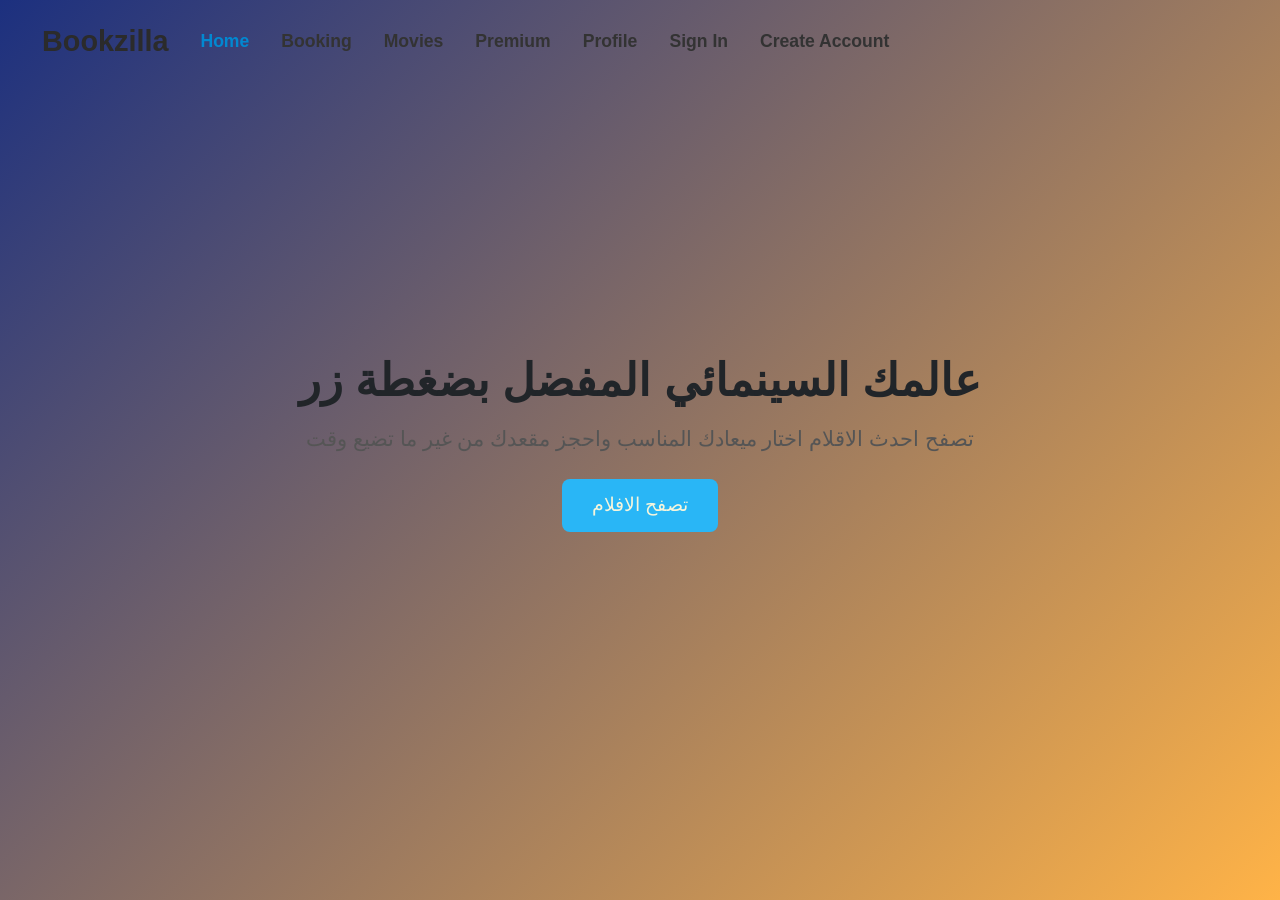
<file: index.html>
<!DOCTYPE html>
<html lang="en">
<head>
    <meta charset="UTF-8">
    <meta name="viewport" content="width=device-width, initial-scale=1.0">
    <link rel="stylesheet" href="./styelhome.css">
    <link rel="stylesheet" href="./bootstrap.min.css.css">
    <title>Bookzilla</title>
</head>
<body>
  <nav class="navbar navbar-expand-lg custom-transparent">
  <div class="container-fluid">
    <a class="navbar-brand" href="#">Bookzilla</a>
    <button class="navbar-toggler" type="button" data-bs-toggle="collapse" data-bs-target="#navbarNav" aria-controls="navbarNav" aria-expanded="false" aria-label="Toggle navigation">
      <span class="navbar-toggler-icon"></span>
    </button>
    <div class="collapse navbar-collapse" id="navbarNav">
      <ul class="navbar-nav">
        <li class="nav-item">
          <a class="nav-link active" aria-current="page" href="./index.html">Home</a>
        </li>
        <li class="nav-item">
          <a class="nav-link" href="./booking.html">Booking</a>
        </li>
        <li class="nav-item">
          <a class="nav-link" href="./movies.html">Movies</a>
        </li>
        <li class="nav-item">
          <a class="nav-link" href="./premium.html">Premium</a>
        </li>
        <li class="nav-item">
          <a class="nav-link" href="./profile.html">Profile</a>
        </li>
        <li class="nav-item">
          <a class="nav-link" href="./signin.html">Sign In</a>
        </li>
        <li class="nav-item">
          <a class="nav-link" href="./createaccount.html">Create Account</a>
        </li>
        
       
      </ul>
    </div>
  </div>
</nav>
<section class="hero-section">
    <h1>عالمك السينمائي المفضل بضغطة زر</h1>
    <p>تصفح احدث الاقلام اختار ميعادك المناسب واحجز مقعدك من غير ما تضيع وقت</p>
    <a class="btn-primary" href="./movies.html" role="button">تصفح الافلام</a>
</section>






<script src="./bootstrap.bundle.min.js"></script>
</body>
</html>
</file>
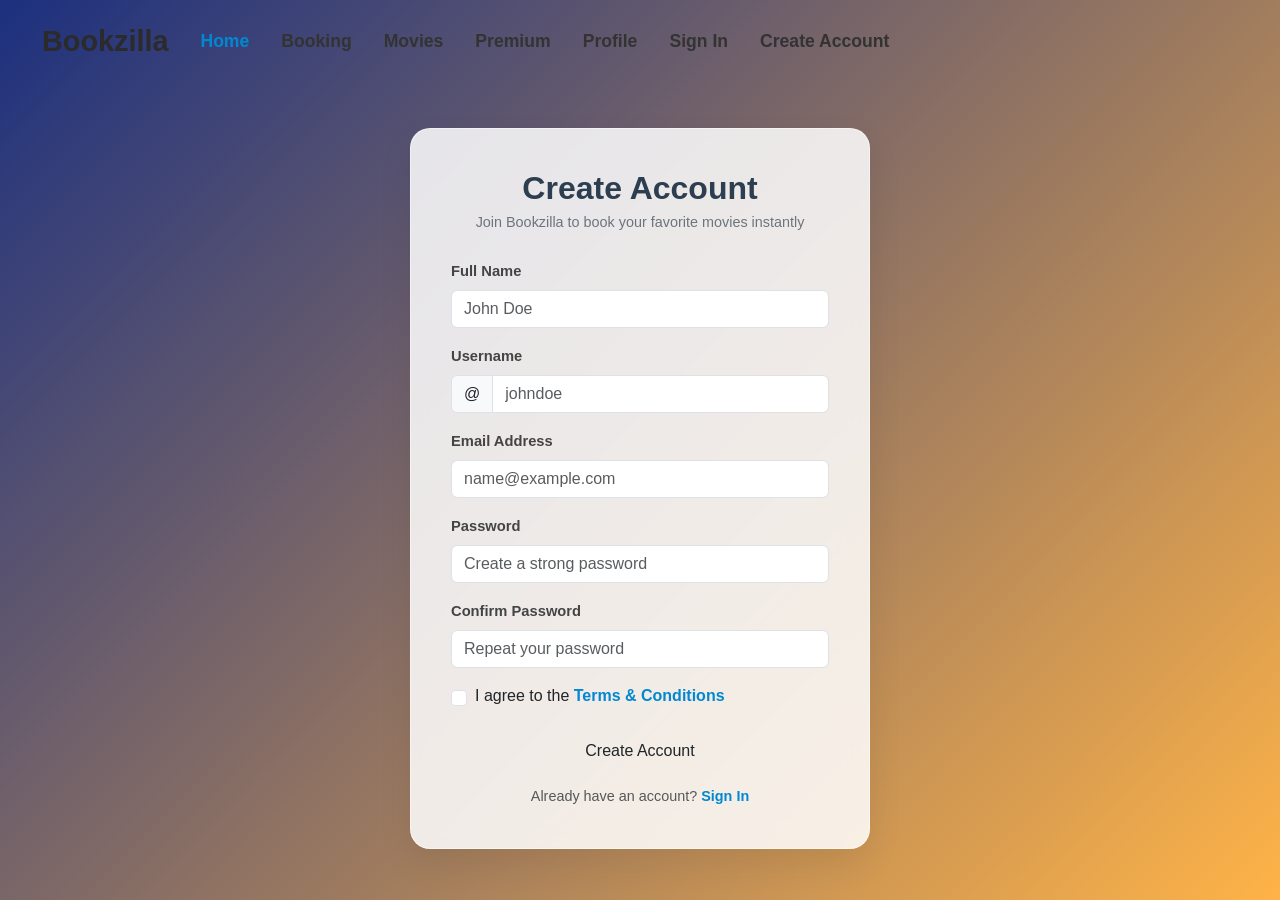
<file: createaccount.html>
<!DOCTYPE html>
<html lang="en">
<head>
    <meta charset="UTF-8">
    <meta name="viewport" content="width=device-width, initial-scale=1.0">
    <link rel="stylesheet" href="./styelhome.css">
    <link rel="stylesheet" href="./bootstrap.min.css.css">
    <title>Bookzilla</title>
</head>
<body>
  <nav class="navbar navbar-expand-lg custom-transparent">
  <div class="container-fluid">
    <a class="navbar-brand" href="#">Bookzilla</a>
    <button class="navbar-toggler" type="button" data-bs-toggle="collapse" data-bs-target="#navbarNav" aria-controls="navbarNav" aria-expanded="false" aria-label="Toggle navigation">
      <span class="navbar-toggler-icon"></span>
    </button>
    <div class="collapse navbar-collapse" id="navbarNav">
      <ul class="navbar-nav">
        <li class="nav-item">
          <a class="nav-link active" aria-current="page" href="./index.html">Home</a>
        </li>
        <li class="nav-item">
          <a class="nav-link" href="./booking.html">Booking</a>
        </li>
        <li class="nav-item">
          <a class="nav-link" href="./movies.html">Movies</a>
        </li>
        <li class="nav-item">
          <a class="nav-link" href="./premium.html">Premium</a>
        </li>
        <li class="nav-item">
          <a class="nav-link" href="./profile.html">Profile</a>
        </li>
        <li class="nav-item">
          <a class="nav-link" href="./signin.html">Sign In</a>
        </li>
        <li class="nav-item">
          <a class="nav-link" href="./createaccount.html">Create Account</a>
        </li>
        
       
      </ul>
    </div>
  </div>
</nav>


<div class="auth-wrapper">
  <div class="auth-card">
    <h2 class="auth-title">Create Account</h2>
    <p class="auth-subtitle">Join Bookzilla to book your favorite movies instantly</p>

    <form class="needs-validation" novalidate>
      
      <!-- Full Name -->
      <div class="mb-3">
        <label for="fullName" class="form-label">Full Name</label>
        <input type="text" class="form-control" id="fullName" placeholder="John Doe" required>
      </div>

      <!-- Username -->
      <div class="mb-3">
        <label for="signUpUsername" class="form-label">Username</label>
        <div class="input-group">
          <span class="input-group-text">@</span>
          <input type="text" class="form-control" id="signUpUsername" placeholder="johndoe" required>
        </div>
      </div>

      <!-- Email Address -->
      <div class="mb-3">
        <label for="signUpEmail" class="form-label">Email Address</label>
        <input type="email" class="form-control" id="signUpEmail" placeholder="name@example.com" required>
      </div>

      <!-- Password -->
      <div class="mb-3">
        <label for="signUpPassword" class="form-label">Password</label>
        <input type="password" class="form-control" id="signUpPassword" placeholder="Create a strong password" required>
      </div>

      <!-- Confirm Password -->
      <div class="mb-3">
        <label for="confirmPassword" class="form-label">Confirm Password</label>
        <input type="password" class="form-control" id="confirmPassword" placeholder="Repeat your password" required>
      </div>

      <!-- Terms & Conditions Checkbox -->
      <div class="mb-4 form-check d-flex align-items-center gap-2 ps-0">
        <input type="checkbox" class="form-check-input ms-0" id="termsCheck" required>
        <label class="form-check-label mb-0" for="termsCheck">
          I agree to the <a href="#" class="auth-link">Terms & Conditions</a>
        </label>
      </div>

      <!-- Submit Button -->
      <button type="submit" class="btn btn-auth-submit w-100 mb-3">Create Account</button>

      <!-- Redirect to Sign In -->
      <p class="text-center mb-0 text-muted" style="font-size: 0.9rem;">
        Already have an account? <a href="./signin.html" class="auth-link font-weight-bold">Sign In</a>
      </p>

    </form>
  </div>
</div>







<script src="./bootstrap.bundle.min.js"></script>
</body>
</html>
</file>
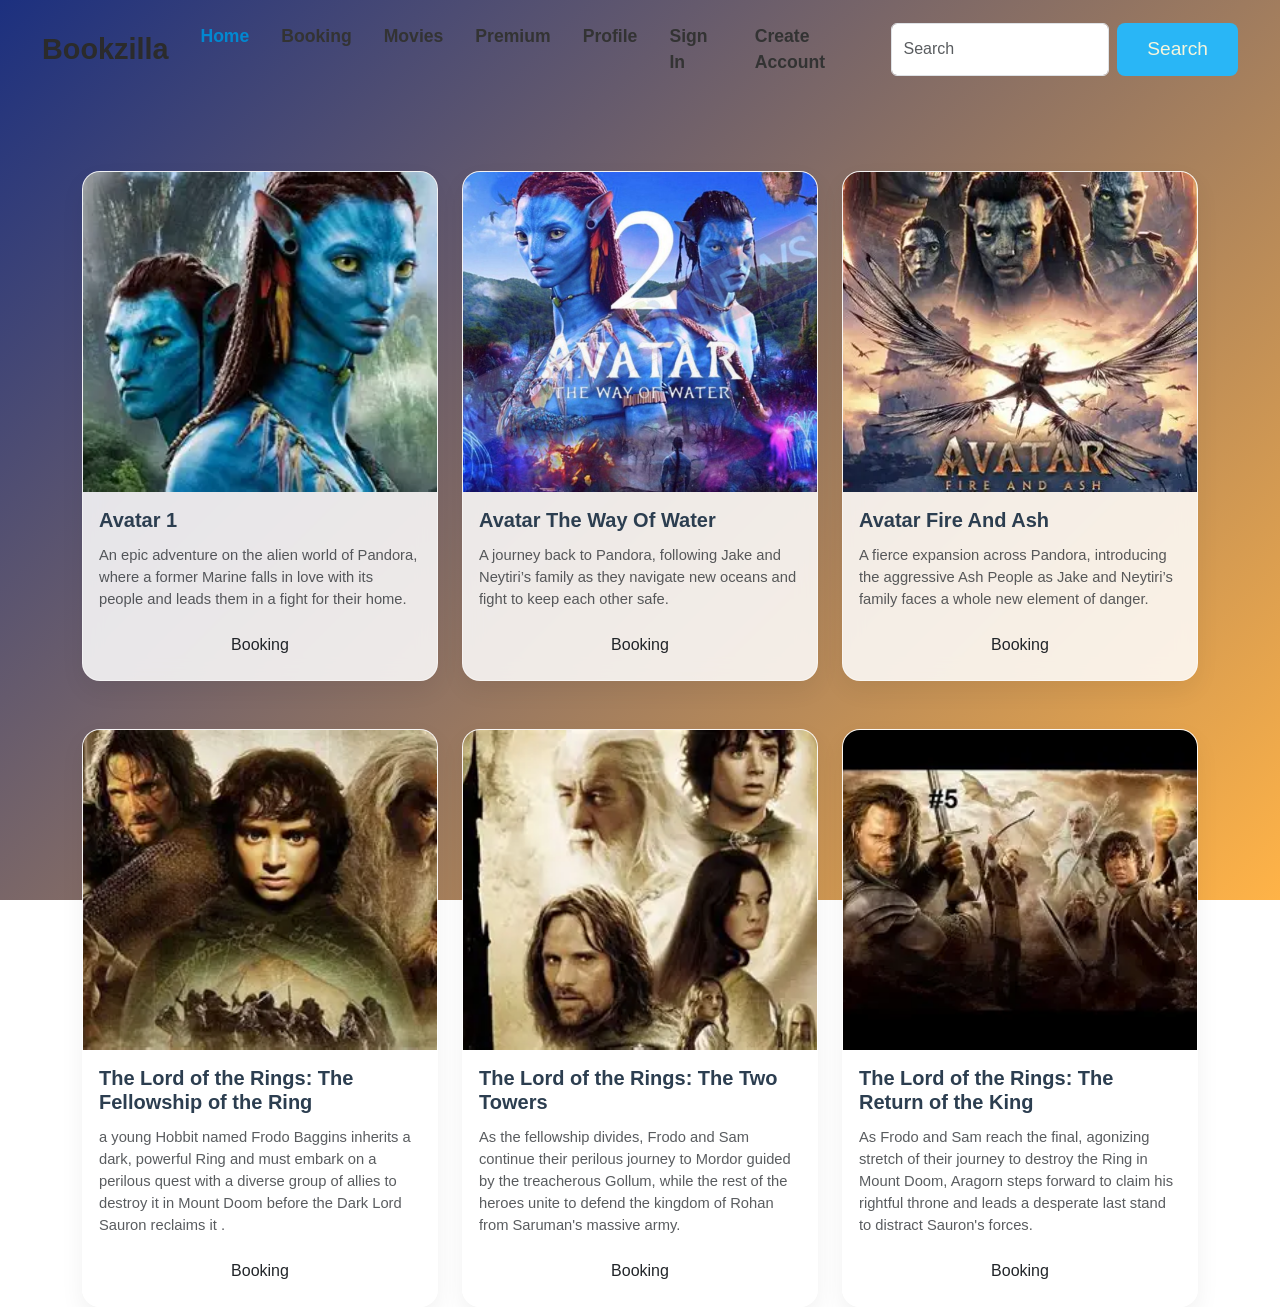
<file: movies.html>
<!DOCTYPE html>
<html lang="en">
<head>
    <meta charset="UTF-8">
    <meta name="viewport" content="width=device-width, initial-scale=1.0">
    <link rel="stylesheet" href="./styelhome.css">
    <link rel="stylesheet" href="./bootstrap.min.css.css">
    <title>Bookzilla</title>
</head>
<body>
  <nav class="navbar navbar-expand-lg custom-transparent">
  <div class="container-fluid">
    <a class="navbar-brand" href="#">Bookzilla</a>
    <button class="navbar-toggler" type="button" data-bs-toggle="collapse" data-bs-target="#navbarNav" aria-controls="navbarNav" aria-expanded="false" aria-label="Toggle navigation">
      <span class="navbar-toggler-icon"></span>
    </button>
    <div class="collapse navbar-collapse" id="navbarNav">
      <ul class="navbar-nav">
        <li class="nav-item">
          <a class="nav-link active" aria-current="page" href="./index.html">Home</a>
        </li>
        <li class="nav-item">
          <a class="nav-link" href="./booking.html">Booking</a>
        </li>
        <li class="nav-item">
          <a class="nav-link" href="./movies.html">Movies</a>
        </li>
        <li class="nav-item">
          <a class="nav-link" href="./premium.html">Premium</a>
        </li>
        <li class="nav-item">
          <a class="nav-link" href="./profile.html">Profile</a>
        </li>
       <li class="nav-item">
          <a class="nav-link" href="./signin.html">Sign In</a>
        </li>
        <li class="nav-item">
          <a class="nav-link" href="./createaccount.html">Create Account</a>
        </li>
        
       
      </ul>
      <form class="d-flex" role="search">
        <input class="form-control me-2" type="search" placeholder="Search" aria-label="Search"/>
        <button class="btn-primary " type="submit">Search</button>
      </form>
    </div>
  </div>
</nav>

<br>

<div class="container my-5">
  <div class="row row-cols-1 row-cols-md-3 g-4">
    
    <!-- Movie 1 -->
    <div class="col">
      <div class="card h-100 movie-card">
        <div class="img-wrapper">
          <img src="./avatar1.webp" class="card-img-top movie-poster" alt="Avatar 1">
        </div>
        <div class="card-body d-flex flex-column">
          <h5 class="card-title fw-bold">Avatar 1</h5>
          <p class="card-text text-muted flex-grow-1">An epic adventure on the alien world of Pandora, where a former Marine falls in love with its people and leads them in a fight for their home.</p>
        </div>
        <div class="card-footer bg-transparent border-0 pt-0 pb-3">
          <a href="./booking.html" class="btn btn-booking-card w-100">Booking</a>
        </div>
      </div>
    </div>

    <!-- Movie 2 -->
    <div class="col">
      <div class="card h-100 movie-card">
        <div class="img-wrapper">
          <img src="./Avatar 2.jpg" class="card-img-top movie-poster" alt="Avatar The Way Of Water">
        </div>
        <div class="card-body d-flex flex-column">
          <h5 class="card-title fw-bold">Avatar The Way Of Water</h5>
          <p class="card-text text-muted flex-grow-1">A journey back to Pandora, following Jake and Neytiri’s family as they navigate new oceans and fight to keep each other safe.</p>
        </div>
        <div class="card-footer bg-transparent border-0 pt-0 pb-3">
          <a href="./booking.html" class="btn btn-booking-card w-100">Booking</a>
        </div>
      </div>
    </div>

    <!-- Movie 3 -->
    <div class="col">
      <div class="card h-100 movie-card">
        <div class="img-wrapper">
          <img src="./avatar3.webp" class="card-img-top movie-poster" alt="Avatar Fire And Ash">
        </div>
        <div class="card-body d-flex flex-column">
          <h5 class="card-title fw-bold">Avatar Fire And Ash</h5>
          <p class="card-text text-muted flex-grow-1">A fierce expansion across Pandora, introducing the aggressive Ash People as Jake and Neytiri’s family faces a whole new element of danger.</p>
        </div>
        <div class="card-footer bg-transparent border-0 pt-0 pb-3">
          <a href="./booking.html" class="btn btn-booking-card w-100">Booking</a>
        </div>
      </div>
    </div>

  </div>
</div>
<div class="container my-5">
  <div class="row row-cols-1 row-cols-md-3 g-4">
    
    <!-- Movie 4 -->
    <div class="col">
      <div class="card h-100 movie-card">
        <div class="img-wrapper">
          <img src="./lord 1.webp" class="card-img-top movie-poster" alt="Avatar 1">
        </div>
        <div class="card-body d-flex flex-column">
          <h5 class="card-title fw-bold">The Lord of the Rings: The Fellowship of the Ring</h5>
          <p class="card-text text-muted flex-grow-1"> a young Hobbit named Frodo Baggins inherits a dark, powerful Ring and must embark on a perilous quest with a diverse group of allies to destroy it in Mount Doom before the Dark Lord Sauron reclaims it .</p>
        </div>
        <div class="card-footer bg-transparent border-0 pt-0 pb-3">
          <a href="./booking.html" class="btn btn-booking-card w-100">Booking</a>
        </div>
      </div>
    </div>

    <!-- Movie 5  -->
    <div class="col">
      <div class="card h-100 movie-card">
        <div class="img-wrapper">
          <img src="./lord 2.webp" class="card-img-top movie-poster" alt="Avatar The Way Of Water">
        </div>
        <div class="card-body d-flex flex-column">
          <h5 class="card-title fw-bold">The Lord of the Rings: The Two Towers</h5>
          <p class="card-text text-muted flex-grow-1">As the fellowship divides, Frodo and Sam continue their perilous journey to Mordor guided by the treacherous Gollum, while the rest of the heroes unite to defend the kingdom of Rohan from Saruman's massive army.</p>
        </div>
        <div class="card-footer bg-transparent border-0 pt-0 pb-3">
          <a href="./booking.html" class="btn btn-booking-card w-100">Booking</a>
        </div>
      </div>
    </div>

    <!-- Movie 6 -->
    <div class="col">
      <div class="card h-100 movie-card">
        <div class="img-wrapper">
          <img src="./lord 3.webp" class="card-img-top movie-poster" alt="Avatar Fire And Ash">
        </div>
        <div class="card-body d-flex flex-column">
          <h5 class="card-title fw-bold">The Lord of the Rings: The Return of the King</h5>
          <p class="card-text text-muted flex-grow-1">As Frodo and Sam reach the final, agonizing stretch of their journey to destroy the Ring in Mount Doom, Aragorn steps forward to claim his rightful throne and leads a desperate last stand to distract Sauron's forces.</p>
        </div>
        <div class="card-footer bg-transparent border-0 pt-0 pb-3">
          <a href="./booking.html" class="btn btn-booking-card w-100">Booking</a>
        </div>
      </div>
    </div>

  </div>
</div>







<script src="./bootstrap.bundle.min.js"></script>
</body>
</html>
</file>
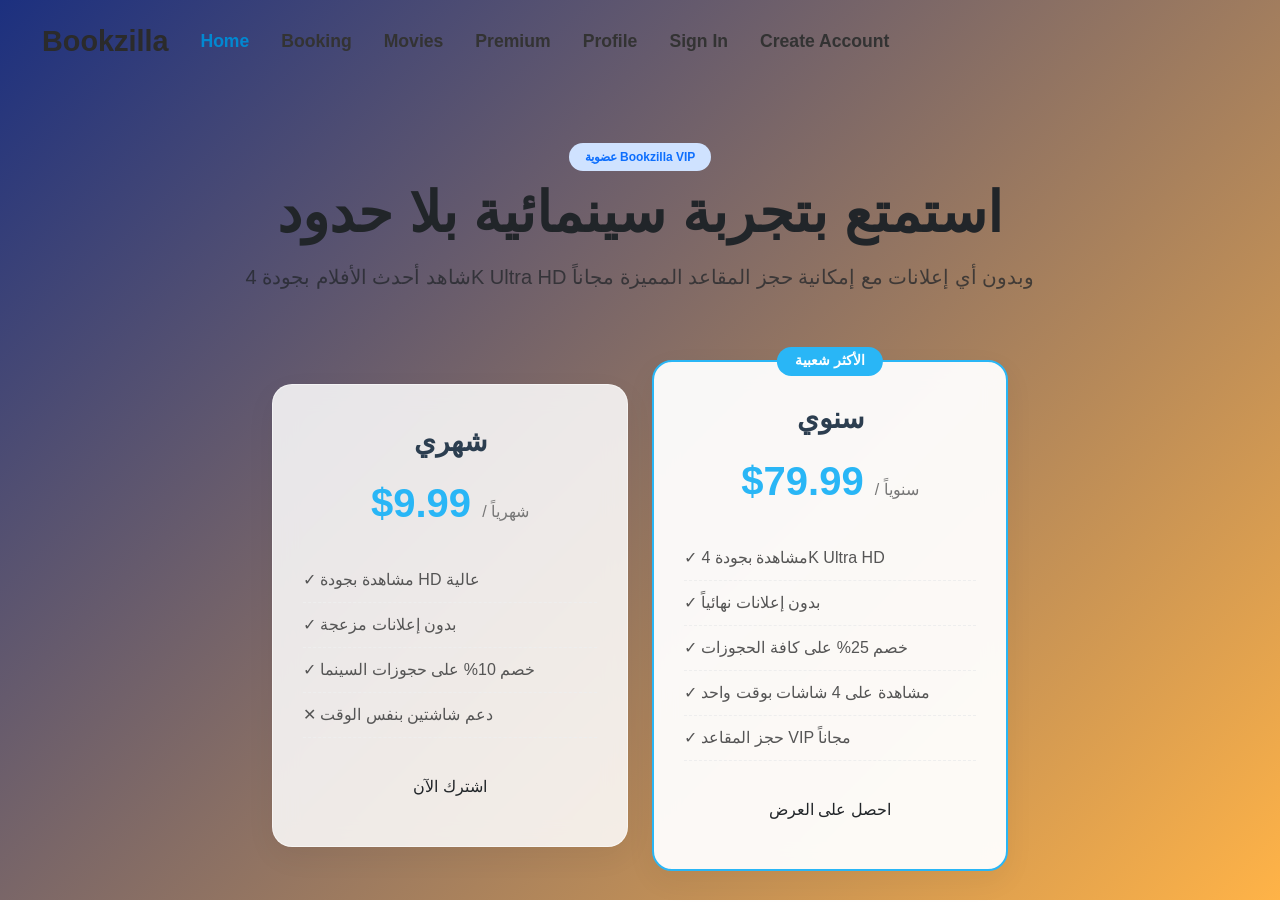
<file: premium.html>
<!DOCTYPE html>
<html lang="en">
<head>
    <meta charset="UTF-8">
    <meta name="viewport" content="width=device-width, initial-scale=1.0">
    <link rel="stylesheet" href="./styelhome.css">
    <link rel="stylesheet" href="./bootstrap.min.css.css">
    <title>Bookzilla</title>
</head>
<body>
  <nav class="navbar navbar-expand-lg custom-transparent">
  <div class="container-fluid">
    <a class="navbar-brand" href="#">Bookzilla</a>
    <button class="navbar-toggler" type="button" data-bs-toggle="collapse" data-bs-target="#navbarNav" aria-controls="navbarNav" aria-expanded="false" aria-label="Toggle navigation">
      <span class="navbar-toggler-icon"></span>
    </button>
    <div class="collapse navbar-collapse" id="navbarNav">
      <ul class="navbar-nav">
        <li class="nav-item">
          <a class="nav-link active" aria-current="page" href="./index.html">Home</a>
        </li>
        <li class="nav-item">
          <a class="nav-link" href="./booking.html">Booking</a>
        </li>
        <li class="nav-item">
          <a class="nav-link" href="./movies.html">Movies</a>
        </li>
        <li class="nav-item">
          <a class="nav-link" href="./premium.html">Premium</a>
        </li>
        <li class="nav-item">
          <a class="nav-link" href="./profile.html">Profile</a>
        </li>
        <li class="nav-item">
          <a class="nav-link" href="./signin.html">Sign In</a>
        </li>
        <li class="nav-item">
          <a class="nav-link" href="./createaccount.html">Create Account</a>
        </li>
        
       
      </ul>
    </div>
  </div>
</nav>
<!-- Premium Hero Section -->
  <section class="premium-hero text-center">
    <div class="container">
      <span class="badge bg-primary-subtle text-primary mb-2 px-3 py-2 rounded-pill">عضوية Bookzilla VIP</span>
      <h1 class="display-4 fw-bold text-dark mb-3">استمتع بتجربة سينمائية بلا حدود</h1>
      <p class="lead text-muted mb-5">شاهد أحدث الأفلام بجودة 4K Ultra HD وبدون أي إعلانات مع إمكانية حجز المقاعد المميزة مجاناً</p>
    </div>
  </section>

  <!-- Pricing Cards -->
  <section class="pricing-section pb-5">
    <div class="container">
      <div class="row g-4 justify-content-center align-items-center">
        
        <!-- Basic Plan -->
        <div class="col-lg-4 col-md-6">
          <div class="plan-card">
            <h3 class="plan-title">شهري</h3>
            <div class="plan-price">$9.99 <span>/ شهرياً</span></div>
            <ul class="plan-features text-start">
              <li>✓ مشاهدة بجودة HD عالية</li>
              <li>✓ بدون إعلانات مزعجة</li>
              <li>✓ خصم 10% على حجوزات السينما</li>
              <li>✕ دعم شاشتين بنفس الوقت</li>
            </ul>
            <button class="btn btn-plan-outline w-100">اشترك الآن</button>
          </div>
        </div>

        <!-- Pro Plan (Popular) -->
        <div class="col-lg-4 col-md-6">
          <div class="plan-card popular">
            <div class="popular-tag">الأكثر شعبية</div>
            <h3 class="plan-title">سنوي</h3>
            <div class="plan-price">$79.99 <span>/ سنوياً</span></div>
            <ul class="plan-features text-start">
              <li>✓ مشاهدة بجودة 4K Ultra HD</li>
              <li>✓ بدون إعلانات نهائياً</li>
              <li>✓ خصم 25% على كافة الحجوزات</li>
              <li>✓ مشاهدة على 4 شاشات بوقت واحد</li>
              <li>✓ حجز المقاعد VIP مجاناً</li>
            </ul>
            <button class="btn btn-plan-active w-100">احصل على العرض</button>
          </div>
        </div>

      </div>
    </div>
  </section>



<script src="./bootstrap.bundle.min.js"></script>
</body>
</html>
</file>
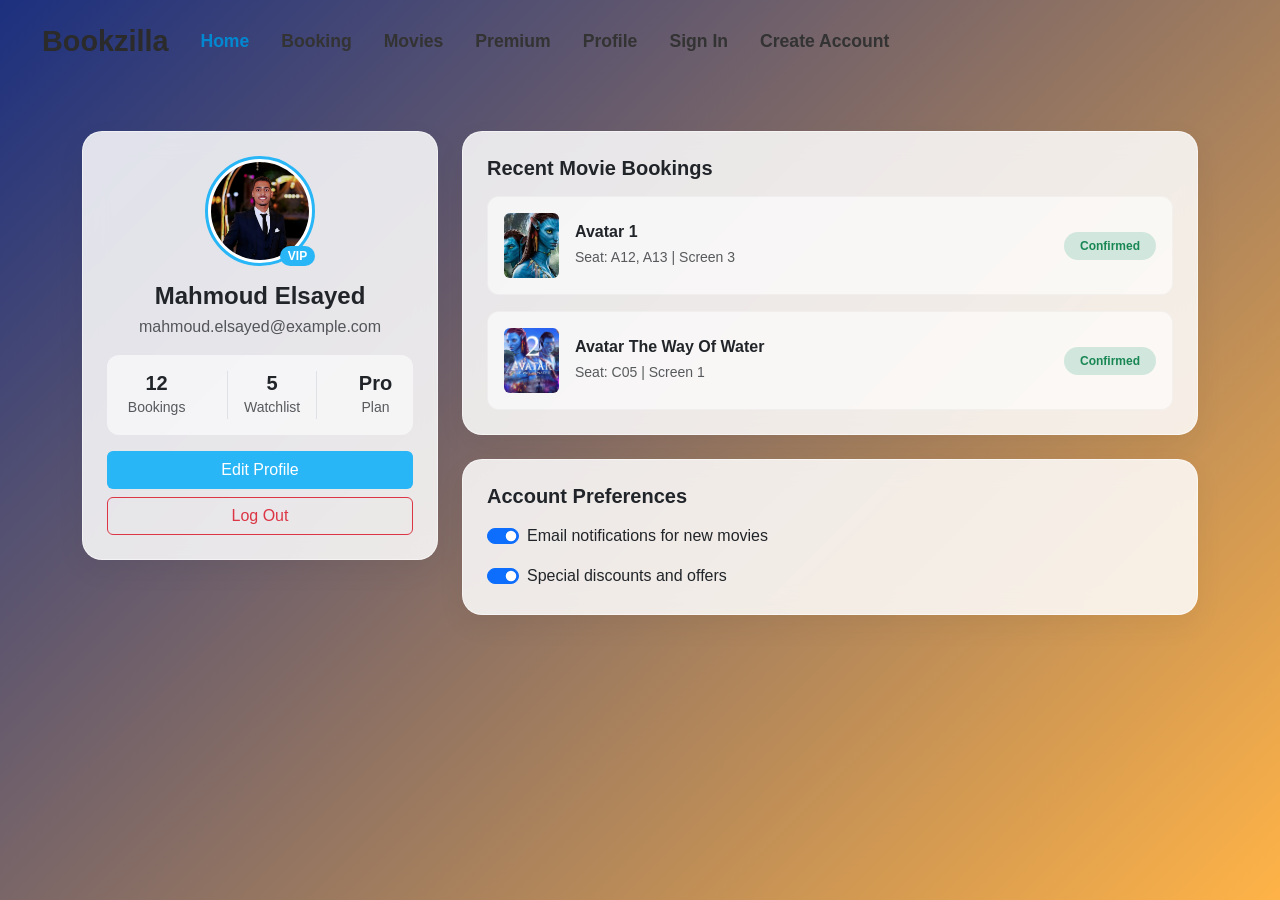
<file: profile.html>
<!DOCTYPE html>
<html lang="en">
<head>
    <meta charset="UTF-8">
    <meta name="viewport" content="width=device-width, initial-scale=1.0">
    <link rel="stylesheet" href="./styelhome.css">
    <link rel="stylesheet" href="./bootstrap.min.css.css">
    <title>Bookzilla</title>
</head>
<body>
  <nav class="navbar navbar-expand-lg custom-transparent">
  <div class="container-fluid">
    <a class="navbar-brand" href="#">Bookzilla</a>
    <button class="navbar-toggler" type="button" data-bs-toggle="collapse" data-bs-target="#navbarNav" aria-controls="navbarNav" aria-expanded="false" aria-label="Toggle navigation">
      <span class="navbar-toggler-icon"></span>
    </button>
    <div class="collapse navbar-collapse" id="navbarNav">
      <ul class="navbar-nav">
        <li class="nav-item">
          <a class="nav-link active" aria-current="page" href="./index.html">Home</a>
        </li>
        <li class="nav-item">
          <a class="nav-link" href="./booking.html">Booking</a>
        </li>
        <li class="nav-item">
          <a class="nav-link" href="./movies.html">Movies</a>
        </li>
        <li class="nav-item">
          <a class="nav-link" href="./premium.html">Premium</a>
        </li>
        <li class="nav-item">
          <a class="nav-link" href="./profile.html">Profile</a>
        </li>
        <li class="nav-item">
          <a class="nav-link" href="./signin.html">Sign In</a>
        </li>
        <li class="nav-item">
          <a class="nav-link" href="./createaccount.html">Create Account</a>
        </li>
        
       
      </ul>
    </div>
  </div>
</nav>


 <!-- Profile Content -->
  <div class="container my-5">
    <div class="row g-4">
      
      <!-- User Info Card Side -->
      <div class="col-lg-4">
        <div class="profile-card text-center p-4">
          <div class="avatar-wrapper mb-3">
            <img src="./photo me.jpeg" class="rounded-circle profile-img" alt="User Avatar">
            <span class="badge bg-primary-custom rounded-pill position-absolute bottom-0 end-0">VIP</span>
          </div>
          <h4 class="fw-bold mb-1 text-dark">Mahmoud Elsayed</h4>
          <p class="text-muted mb-3">mahmoud.elsayed@example.com</p>
          
          <div class="d-flex justify-content-around py-3 my-3 profile-stats">
            <div>
              <h5 class="fw-bold mb-0 text-dark">12</h5>
              <small class="text-muted">Bookings</small>
            </div>
            <div class="border-start border-end px-3">
              <h5 class="fw-bold mb-0 text-dark">5</h5>
              <small class="text-muted">Watchlist</small>
            </div>
            <div>
              <h5 class="fw-bold mb-0 text-dark">Pro</h5>
              <small class="text-muted">Plan</small>
            </div>
          </div>

          <button class="btn btn-primary-custom w-100 mb-2">Edit Profile</button>
          <button class="btn btn-outline-danger w-100">Log Out</button>
        </div>
      </div>

      <!-- Recent Bookings & Favorites -->
      <div class="col-lg-8">
        <!-- Recent Tickets Card -->
        <div class="profile-card p-4 mb-4">
          <h5 class="fw-bold mb-3 text-dark">Recent Movie Bookings</h5>
          
          <div class="booking-item d-flex align-items-center justify-content-between p-3 mb-3">
            <div class="d-flex align-items-center">
              <img src="./avatar1.webp" class="rounded me-3 ticket-thumb" alt="Avatar 1">
              <div>
                <h6 class="fw-bold mb-1 text-dark">Avatar 1</h6>
                <small class="text-muted">Seat: A12, A13 | Screen 3</small>
              </div>
            </div>
            <span class="badge bg-success-subtle text-success px-3 py-2 rounded-pill">Confirmed</span>
          </div>

          <div class="booking-item d-flex align-items-center justify-content-between p-3">
            <div class="d-flex align-items-center">
              <img src="./Avatar 2.jpg" class="rounded me-3 ticket-thumb" alt="Avatar 2">
              <div>
                <h6 class="fw-bold mb-1 text-dark">Avatar The Way Of Water</h6>
                <small class="text-muted">Seat: C05 | Screen 1</small>
              </div>
            </div>
            <span class="badge bg-success-subtle text-success px-3 py-2 rounded-pill">Confirmed</span>
          </div>
        </div>

        <!-- Saved Settings Quick Access -->
        <div class="profile-card p-4">
          <h5 class="fw-bold mb-3 text-dark">Account Preferences</h5>
          <div class="form-check form-switch mb-3">
            <input class="form-check-input" type="checkbox" id="notifySwitch" checked>
            <label class="form-check-label text-dark" for="notifySwitch">Email notifications for new movies</label>
          </div>
          <div class="form-check form-switch">
            <input class="form-check-input" type="checkbox" id="promoSwitch" checked>
            <label class="form-check-label text-dark" for="promoSwitch">Special discounts and offers</label>
          </div>
        </div>
      </div>

    </div>
  </div>




<script src="./bootstrap.bundle.min.js"></script>
</body>
</html>
</file>
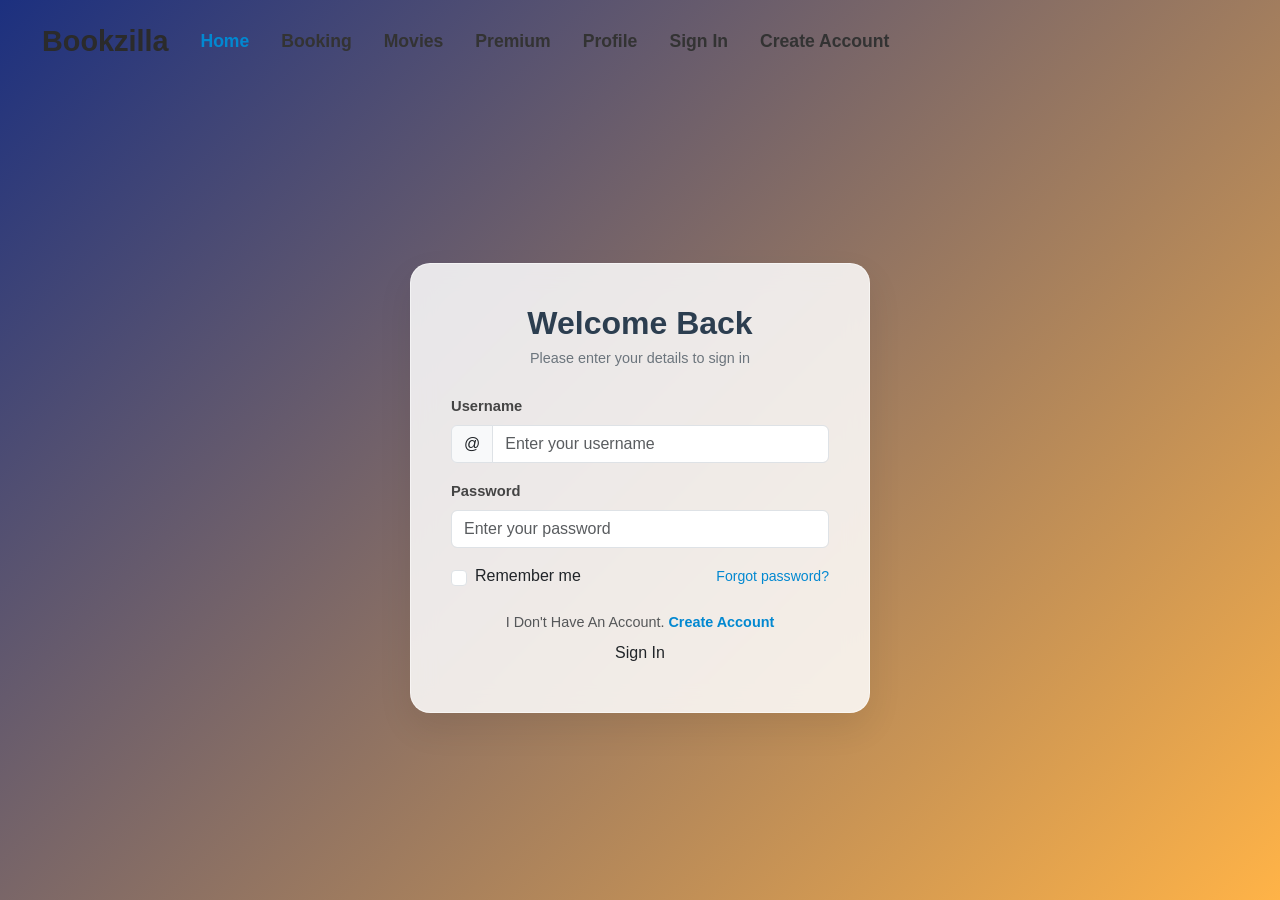
<file: signin.html>
<!DOCTYPE html>
<html lang="en">
<head>
    <meta charset="UTF-8">
    <meta name="viewport" content="width=device-width, initial-scale=1.0">
    <link rel="stylesheet" href="./styelhome.css">
    <link rel="stylesheet" href="./bootstrap.min.css.css">
    <title>Bookzilla</title>
</head>
<body>
  <nav class="navbar navbar-expand-lg custom-transparent">
  <div class="container-fluid">
    <a class="navbar-brand" href="#">Bookzilla</a>
    <button class="navbar-toggler" type="button" data-bs-toggle="collapse" data-bs-target="#navbarNav" aria-controls="navbarNav" aria-expanded="false" aria-label="Toggle navigation">
      <span class="navbar-toggler-icon"></span>
    </button>
    <div class="collapse navbar-collapse" id="navbarNav">
      <ul class="navbar-nav">
        <li class="nav-item">
          <a class="nav-link active" aria-current="page" href="./index.html">Home</a>
        </li>
        <li class="nav-item">
          <a class="nav-link" href="./booking.html">Booking</a>
        </li>
        <li class="nav-item">
          <a class="nav-link" href="./movies.html">Movies</a>
        </li>
        <li class="nav-item">
          <a class="nav-link" href="./premium.html">Premium</a>
        </li>
        <li class="nav-item">
          <a class="nav-link" href="./profile.html">Profile</a>
        </li>
        <li class="nav-item">
          <a class="nav-link" href="./signin.html">Sign In</a>
        </li>
        <li class="nav-item">
          <a class="nav-link" href="./createaccount.html">Create Account</a>
        </li>
        
       
      </ul>
    </div>
  </div>
</nav>
<div class="auth-wrapper">
  <div class="auth-card">
    <h2 class="auth-title">Welcome Back</h2>
    <p class="auth-subtitle">Please enter your details to sign in</p>

    <form>
      <!-- Username Field -->
      <div class="mb-3">
        <label class="form-label">Username</label>
        <div class="input-group flex-nowrap">
          <span class="input-group-text" id="addon-wrapping">@</span>
          <input type="text" class="form-control" placeholder="Enter your username" aria-label="Username" aria-describedby="addon-wrapping" required>
        </div>
      </div>

      <!-- Password Field -->
      <div class="mb-3">
        <label for="exampleInputPassword1" class="form-label">Password</label>
        <input type="password" class="form-control" id="exampleInputPassword1" placeholder="Enter your password" required>
      </div>

      <!-- Remember Me & Checkbox -->
      <div class="mb-4 form-check d-flex justify-content-between align-items-center ps-0">
        <div class="d-flex align-items-center gap-2">
          <input type="checkbox" class="form-check-input ms-0" id="exampleCheck1">
          <label class="form-check-label mb-0" for="exampleCheck1">Remember me</label>
        </div>
        <a href="#" class="forgot-link">Forgot password?</a>
      </div>
      <p class="text-center mb-0 text-muted" style="font-size: 0.9rem;">
        I Don't Have An Account. <a href="./createaccount.html" class="auth-link font-weight-bold">Create Account</a>
      </p>

      <!-- Submit Button -->
      <button type="submit" class="btn btn-auth-submit w-100">Sign In</button>
    </form>
  </div>
</div>







<script src="./bootstrap.bundle.min.js"></script>
</body>
</html>
</file>
<file: styelhome.css>
*{
    margin: 0;
    padding: 0;
    font-family: 'Segoe UI', Tahoma, Geneva, Verdana, sans-serif;
}
html{
    height: 100%;
}
body{
    background: linear-gradient(135deg,#1c307f,#ffb347);
    min-height: 100vh;
    margin: 0;
    background-repeat: no-repeat;
    background-size: cover;
    background-attachment: fixed; 
}

.hero-section{
    display: flex;
    flex-direction: column;
    justify-content: center;
    align-items: center;
    text-align: center;
    min-height: 80vh;
    padding: 20px;

}
/* إلغاء أي خلفية قديمة وتحديد مسافة مناسبة */
.navbar {
  padding: 15px 30px !important;
  background: transparent !important;
}

/* تنسيق اللوجو */
.navbar-brand {
  color: #2b2b2b !important;
  font-weight: 700 !important;
  font-size: 1.8rem !important;
}

/* تنسيق روابط القائمة */
.navbar-nav .nav-link {
  color: #333333 !important;
  font-weight: 600 !important;
  font-size: 1.1rem;
  padding: 8px 16px !important;
  transition: all 0.3s ease;
}

/* لون الرابط عند الوقوف عليه بالماوس (Hover) والرابط النشط (Active) */
.navbar-nav .nav-link:hover,
.navbar-nav .nav-link.active {
  color: #0288d1 !important; /* اللون السماوي المتناسق مع الزر */
}
/* حاوي الصفحة لضمان توسيط النموذج */
.booking-wrapper {
  display: flex;
  justify-content: center;
  align-items: center;
  min-height: calc(100vh - 80px); /* يراعي ارتفاع الناف بار */
  padding: 40px 20px;
}

/* بطاقة حجز ملمومة في منتصف الصفحة */
.booking-card {
  background: rgba(255, 255, 255, 0.85);
  backdrop-filter: blur(12px);
  -webkit-backdrop-filter: blur(12px);
  border-radius: 20px;
  padding: 40px;
  box-shadow: 0 15px 35px rgba(0, 0, 0, 0.08);
  border: 1px solid rgba(255, 255, 255, 0.4);
  max-width: 850px;
  width: 100%;
}

/* عنوان النموذج */
.form-title {
  text-align: center;
  font-weight: 700;
  color: #2c3e50;
  margin-bottom: 25px;
}

/* تنسيق النصوص فوق الحقول */
.form-label {
  font-weight: 600;
  color: #444444;
  margin-bottom: 6px;
}

/* تنسيق حقول الإدخال والقوائم */
.form-control, .form-select, .input-group-text {
  border-radius: 10px;
  padding: 10px 14px;
  border: 1.5px solid #e0e0e0;
  background-color: #ffffff;
  transition: all 0.3s ease;
}

/* تأثير الإضاءة السماوية عند التركيز على الحقل */
.form-control:focus, .form-select:focus {
  border-color: #29b6f6;
  box-shadow: 0 0 0 0.25rem rgba(41, 182, 246, 0.25);
}

/* تنسيق زر الإرسال ليتطابق مع باقي أزرار الموقع */
.btn-custom-submit {
  background-color: #29b6f6;
  color: #ffffff;
  font-weight: 600;
  font-size: 1.1rem;
  padding: 12px;
  border-radius: 12px;
  border: none;
  transition: all 0.3s ease;
}

.btn-custom-submit:hover {
  background-color: #0288d1;
  transform: translateY(-2px);
  box-shadow: 0 6px 18px rgba(2, 136, 209, 0.3);
}
/* قسم الهيرو */
.premium-hero {
  padding-top: 60px;
  padding-bottom: 20px;
}

/* بطاقات خطط الأسعار */
.plan-card {
  background: rgba(255, 255, 255, 0.85);
  backdrop-filter: blur(12px);
  border-radius: 20px;
  padding: 40px 30px;
  border: 1px solid rgba(255, 255, 255, 0.5);
  box-shadow: 0 10px 30px rgba(0, 0, 0, 0.05);
  text-align: center;
  position: relative;
  transition: transform 0.3s ease, box-shadow 0.3s ease;
}

.plan-card:hover {
  transform: translateY(-8px);
  box-shadow: 0 15px 35px rgba(0, 0, 0, 0.1);
}

/* الخطة المميزة */
.plan-card.popular {
  border: 2px solid #29b6f6;
  background: rgba(255, 255, 255, 0.95);
}

.popular-tag {
  position: absolute;
  top: -15px;
  right: 50%;
  transform: translateX(50%);
  background-color: #29b6f6;
  color: white;
  padding: 4px 18px;
  border-radius: 20px;
  font-size: 0.85rem;
  font-weight: 700;
}

.plan-title {
  font-weight: 700;
  color: #2c3e50;
  margin-bottom: 15px;
}

.plan-price {
  font-size: 2.5rem;
  font-weight: 800;
  color: #29b6f6;
  margin-bottom: 25px;
}

.plan-price span {
  font-size: 1rem;
  color: #777;
  font-weight: 400;
}

/* قائمة المميزات داخل البطاقة */
.plan-features {
  list-style: none;
  padding: 0;
  margin-bottom: 30px;
}

.plan-features li {
  padding: 10px 0;
  border-bottom: 1px dashed #eee;
  color: #555;
  font-weight: 500;
}

/* أزرار الاشتراك */
.btn-plan-outline {
  border: 2px solid #29b6f6;
  color: #29b6f6;
  font-weight: 600;
  border-radius: 12px;
  padding: 12px;
  transition: all 0.3s ease;
}

.btn-plan-outline:hover {
  background-color: #29b6f6;
  color: white;
}

.btn-plan-active {
  background-color: #29b6f6;
  color: white;
  font-weight: 600;
  border-radius: 12px;
  padding: 12px;
  border: none;
  transition: all 0.3s ease;
}

.btn-plan-active:hover {
  background-color: #0288d1;
  box-shadow: 0 5px 15px rgba(2, 136, 209, 0.3);
}


.hero-section h1{
    font-size: 2.8rem;
    font-weight: bold;
    margin-bottom: 15px;
}
.hero-section p{
    font-size: 1.3rem;
    color: #555;
    margin-bottom: 25px;
}
.btn-primary{
    font-size: 1.2rem;
    padding: 12px 30px;
    background-color: #29b6f6;
    color: beige;
    border: none;
    text-decoration: none;
    border-radius: 8px;
    cursor: pointer;
    transition: transform 0.2s, background-color 0.2s;
}
.btn-primary:hover{
    background-color: #0288d1;
    transform: scale(1.05);
}
/* خلفية الصفحة الموحدة لتتماشى مع باقي الأقسام */


/* تنسيق كارت الفيلم بتأثير الزجاج الشفاف */
.movie-card {
  background: rgba(255, 255, 255, 0.85) !important;
  backdrop-filter: blur(10px);
  -webkit-backdrop-filter: blur(10px);
  border-radius: 18px !important;
  border: 1px solid rgba(255, 255, 255, 0.5) !important;
  box-shadow: 0 10px 25px rgba(0, 0, 0, 0.06);
  overflow: hidden;
  transition: transform 0.3s ease, box-shadow 0.3s ease;
}

/* تأثير التكبير الخفيف عند الوقوف على الكارت */
.movie-card:hover {
  transform: translateY(-8px);
  box-shadow: 0 15px 35px rgba(0, 0, 0, 0.12);
}

/* توحيد ارتفاع البوستر وتقصيصه باحترافية */
.img-wrapper {
  height: 320px; /* يمكنك زيادة أو تقليل الارتفاع حسب الرغبة */
  overflow: hidden;
}

.movie-poster {
  width: 100%;
  height: 100%;
  object-fit: cover; /* يمنع تمدد أو تشوه بوستر الفيلم */
  transition: transform 0.4s ease;
}

.movie-card:hover .movie-poster {
  transform: scale(1.05); /* زوم خفيف للبوستر */
}

/* عناوين ونصوص الكارت */
.movie-card .card-title {
  color: #2c3e50;
  font-size: 1.25rem;
  margin-bottom: 12px;
}

.movie-card .card-text {
  font-size: 0.92rem;
  line-height: 1.5;
}

/* تنسيق زر الحجز المتناسق مع اللون السماوي */
.btn-booking-card {
  background-color: #29b6f6;
  color: #ffffff;
  font-weight: 600;
  padding: 10px;
  border-radius: 10px;
  border: none;
  transition: all 0.3s ease;
}

.btn-booking-card:hover {
  background-color: #0288d1;
  color: #ffffff;
  box-shadow: 0 4px 12px rgba(2, 136, 209, 0.3);
}


/* تنسيق بطاقة البروفايل بالزجاج الضبابي */
.profile-card {
  background: rgba(255, 255, 255, 0.85);
  backdrop-filter: blur(12px);
  -webkit-backdrop-filter: blur(12px);
  border-radius: 20px;
  border: 1px solid rgba(255, 255, 255, 0.5);
  box-shadow: 0 10px 30px rgba(0, 0, 0, 0.05);
}

/* صورة المستخدم والمعلومات */
.avatar-wrapper {
  position: relative;
  display: inline-block;
}

.profile-img {
  width: 110px;
  height: 110px;
  object-fit: cover;
  border: 3px solid #29b6f6;
  padding: 3px;
  background: #ffffff;
}

.profile-stats {
  background: rgba(255, 255, 255, 0.6);
  border-radius: 12px;
}

/* مصغرات التذاكر */
.ticket-thumb {
  width: 55px;
  height: 65px;
  object-fit: cover;
}

.booking-item {
  background: rgba(255, 255, 255, 0.6);
  border-radius: 12px;
  border: 1px solid rgba(0, 0, 0, 0.03);
}

/* الأزرار المخصصة باللون السماوي */
.btn-primary-custom, .bg-primary-custom {
  background-color: #29b6f6 !important;
  color: white !important;
  border: none;
  font-weight: 600;
  border-radius: 10px;
  padding: 10px;
  transition: all 0.3s ease;
}

.btn-primary-custom:hover {
  background-color: #0288d1 !important;
  box-shadow: 0 4px 12px rgba(2, 136, 209, 0.3);
}
/* حاوي الصفحة لتوسيط البطاقة عمودياً وأفقياً */
.auth-wrapper {
  display: flex;
  justify-content: center;
  align-items: center;
  min-height: calc(100vh - 90px); /* يراعي ارتفاع الناف بار */
  padding: 20px;
}

/* بطاقة تسجيل الدخول الزجاجية */
.auth-card {
  background: rgba(255, 255, 255, 0.85);
  backdrop-filter: blur(12px);
  -webkit-backdrop-filter: blur(12px);
  border-radius: 20px;
  padding: 40px;
  width: 100%;
  max-width: 420px; /* تحديد عرض مناسب للنموذج */
  box-shadow: 0 15px 35px rgba(0, 0, 0, 0.08);
  border: 1px solid rgba(255, 255, 255, 0.5);
}

/* عناوين البطاقة */
.auth-title {
  font-weight: 700;
  color: #2c3e50;
  text-align: center;
  margin-bottom: 5px;
}

.auth-subtitle {
  color: #6c757d;
  font-size: 0.9rem;
  text-align: center;
  margin-bottom: 25px;
}

/* تنسيق النصوص فوق المدخلات */
.form-label {
  font-weight: 600;
  color: #444444;
  margin-bottom: 6px;
}

/* حقول الإدخال */
.form-control, .input-group-text {
  border-radius: 10px;
  padding: 10px 14px;
  border: 1.5px solid #e0e0e0;
  background-color: #ffffff;
  transition: all 0.3s ease;
}

/* تأثير الإضاءة السماوية عند التحديد */
.form-control:focus {
  border-color: #29b6f6;
  box-shadow: 0 0 0 0.25rem rgba(41, 182, 246, 0.25);
}

/* رابط نسيت كلمة السر */
.forgot-link {
  color: #0288d1;
  font-size: 0.88rem;
  text-decoration: none;
  font-weight: 500;
}

.forgot-link:hover {
  text-decoration: underline;
}

/* زر تسجيل الدخول السماوي الموحد */
.btn-auth-submit {
  background-color: #29b6f6;
  color: #ffffff;
  font-weight: 600;
  font-size: 1.05rem;
  padding: 12px;
  border-radius: 12px;
  border: none;
  transition: all 0.3s ease;
}

.btn-auth-submit:hover {
  background-color: #0288d1;
  color: #ffffff;
  box-shadow: 0 5px 15px rgba(2, 136, 209, 0.3);
}
/* حاوي الصفحة لتوسيط البطاقة عمودياً وأفقياً */
.auth-wrapper {
  display: flex;
  justify-content: center;
  align-items: center;
  min-height: calc(100vh - 90px); /* مراعاة مساحة الناف بار */
  padding: 40px 20px;
}

/* بوكس إنشاء الحساب الزجاجي */
.auth-card {
  background: rgba(255, 255, 255, 0.85);
  backdrop-filter: blur(12px);
  -webkit-backdrop-filter: blur(12px);
  border-radius: 20px;
  padding: 40px;
  width: 100%;
  max-width: 460px; /* عرض متناسق يتناسب مع حقول التسجيل */
  box-shadow: 0 15px 35px rgba(0, 0, 0, 0.08);
  border: 1px solid rgba(255, 255, 255, 0.5);
}

/* عناوين بوكس التسجيل */
.auth-title {
  font-weight: 700;
  color: #2c3e50;
  text-align: center;
  margin-bottom: 5px;
}

.auth-subtitle {
  color: #6c757d;
  font-size: 0.9rem;
  text-align: center;
  margin-bottom: 25px;
}

/* أسماء الحقول */
.form-label {
  font-weight: 600;
  color: #444444;
  margin-bottom: 6px;
  font-size: 0.92rem;
}

/* مدخلات النصوص والممرر */
.form-control, .input-group-text {
  border-radius: 10px;
  padding: 10px 14px;
  border: 1.5px solid #e0e0e0;
  background-color: #ffffff;
  transition: all 0.3s ease;
}

/* إضاءة الحقول عند التركيز والتأديد */
.form-control:focus {
  border-color: #29b6f6;
  box-shadow: 0 0 0 0.25rem rgba(41, 182, 246, 0.25);
}

/* روابط الشروط وتسجيل الدخول */
.auth-link {
  color: #0288d1;
  text-decoration: none;
  font-weight: 600;
}

.auth-link:hover {
  text-decoration: underline;
}

/* زر إنشاء الحساب السماوي الموحد */
.btn-auth-submit {
  background-color: #29b6f6;
  color: #ffffff;
  font-weight: 600;
  font-size: 1.05rem;
  padding: 12px;
  border-radius: 12px;
  border: none;
  transition: all 0.3s ease;
}

.btn-auth-submit:hover {
  background-color: #0288d1;
  color: #ffffff;
  box-shadow: 0 5px 15px rgba(2, 136, 209, 0.3);
}




/* خلفية القائمة لما تفتح في الشاشات الصغيرة/الموبايل */
@media (max-width: 991px) {
  .navbar-collapse {
    background: rgba(255, 255, 255, 0.95);
    padding: 15px;
    border-radius: 12px;
    box-shadow: 0 4px 15px rgba(0, 0, 0, 0.1);
    margin-top: 10px;
  }
}
</file>
